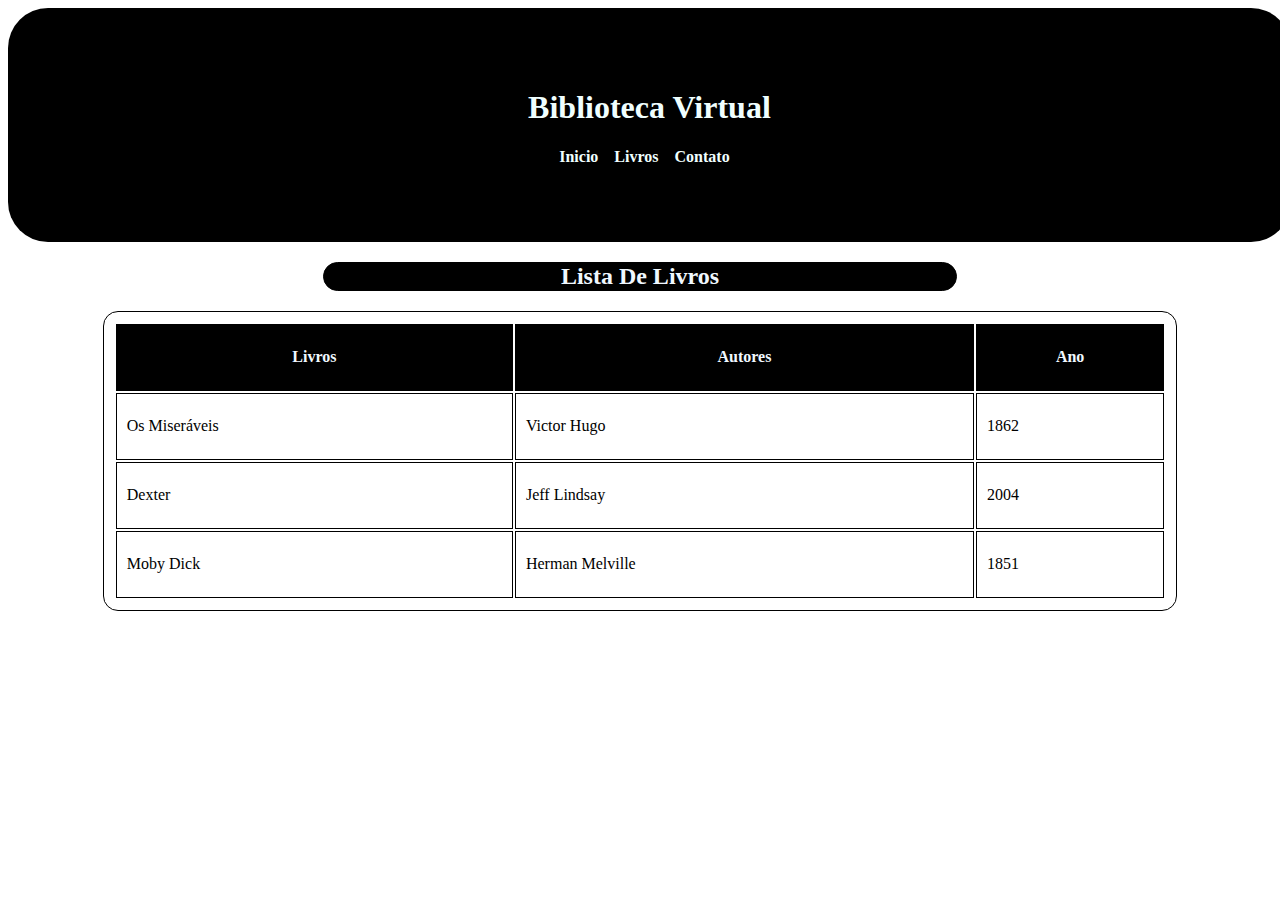
<file: index.html>
<!DOCTYPE html>
<html lang="pt-br">
<head>
    <meta charset="UTF-8">
    <meta name="viewport" content="width=device-width, initial-scale=1.0">
    <link rel="stylesheet" href="style.css">
    <title>Biblioteca</title>
</head>
<body>

   <div id="title">
   <h1>Biblioteca Virtual</h1> 

  

    <ul id="nav">
        <li>Inicio</li>
        <li>Livros</li>
        <li>Contato</li>
    </ul>

   </div>
       <h2>Lista De Livros</h2>
   <table id="Livros">
    <tr>
        <th>Livros</th>
        <th>Autores</th>
        <th>Ano</th>
    </tr>
    <tr>
        <td>Os Miseráveis</td>
        <td>Victor Hugo</td>
        <td>1862</td>
    </tr>
    <tr>
        <td>Dexter</td>
        <td>Jeff Lindsay</td>
        <td>2004</td>
    </tr>
    <tr>
        <td>Moby Dick</td>
        <td>Herman Melville</td>
        <td>1851</td>
    </tr>
   </table>
    
</body>
</html>
</file>
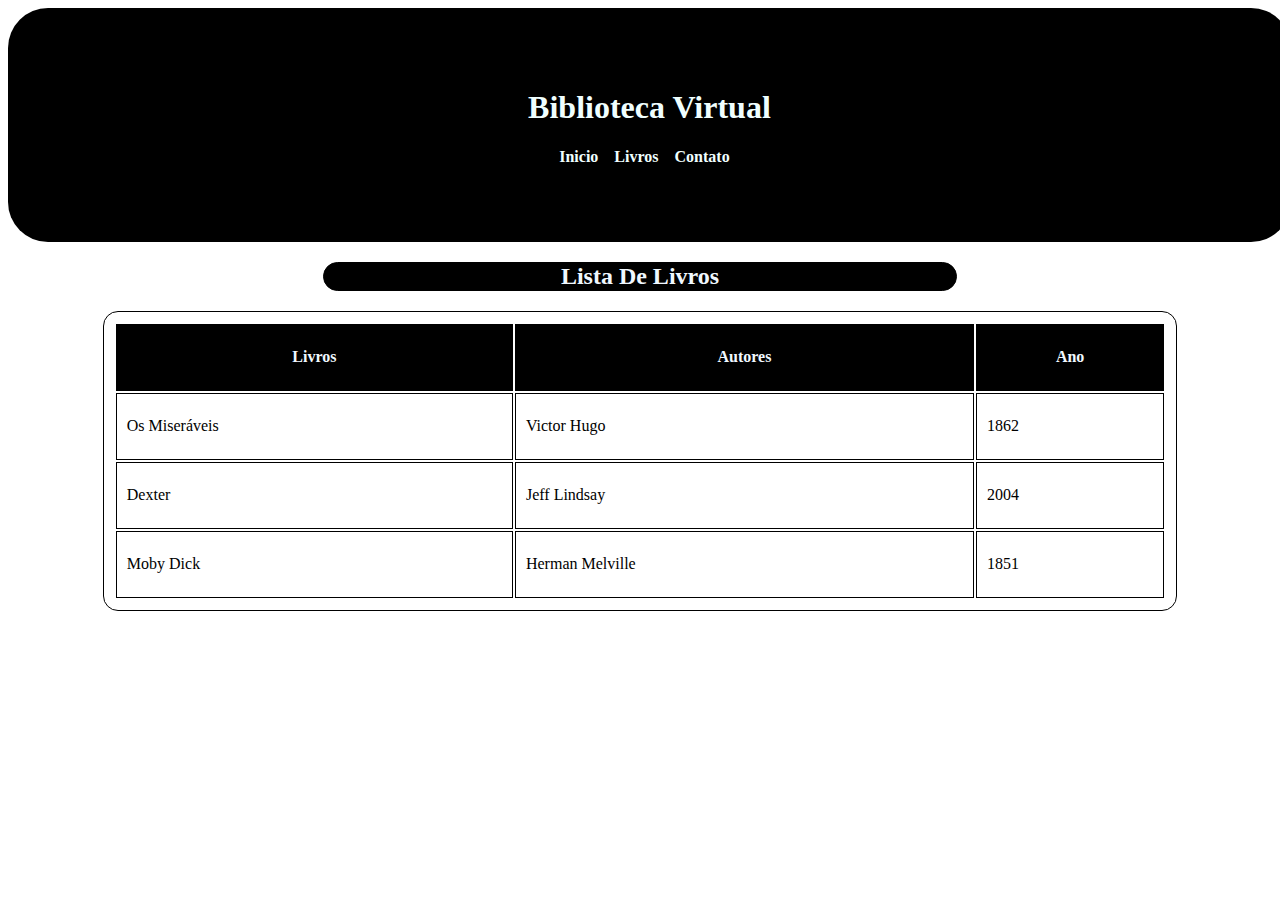
<file: biblioteca/biblioteca.html>
<!DOCTYPE html>
<html lang="pt-br">
<head>
    <meta charset="UTF-8">
    <meta name="viewport" content="width=device-width, initial-scale=1.0">
    <link rel="stylesheet" href="style.css">
    <title>Biblioteca</title>
</head>
<body>

   <div id="title">
   <h1>Biblioteca Virtual</h1> 

  

    <ul id="nav">
        <li>Inicio</li>
        <li>Livros</li>
        <li>Contato</li>
    </ul>

   </div>
       <h2>Lista De Livros</h2>
   <table id="Livros">
    <tr>
        <th>Livros</th>
        <th>Autores</th>
        <th>Ano</th>
    </tr>
    <tr>
        <td>Os Miseráveis</td>
        <td>Victor Hugo</td>
        <td>1862</td>
    </tr>
    <tr>
        <td>Dexter</td>
        <td>Jeff Lindsay</td>
        <td>2004</td>
    </tr>
    <tr>
        <td>Moby Dick</td>
        <td>Herman Melville</td>
        <td>1851</td>
    </tr>
   </table>
    
</body>
</html>
</file>
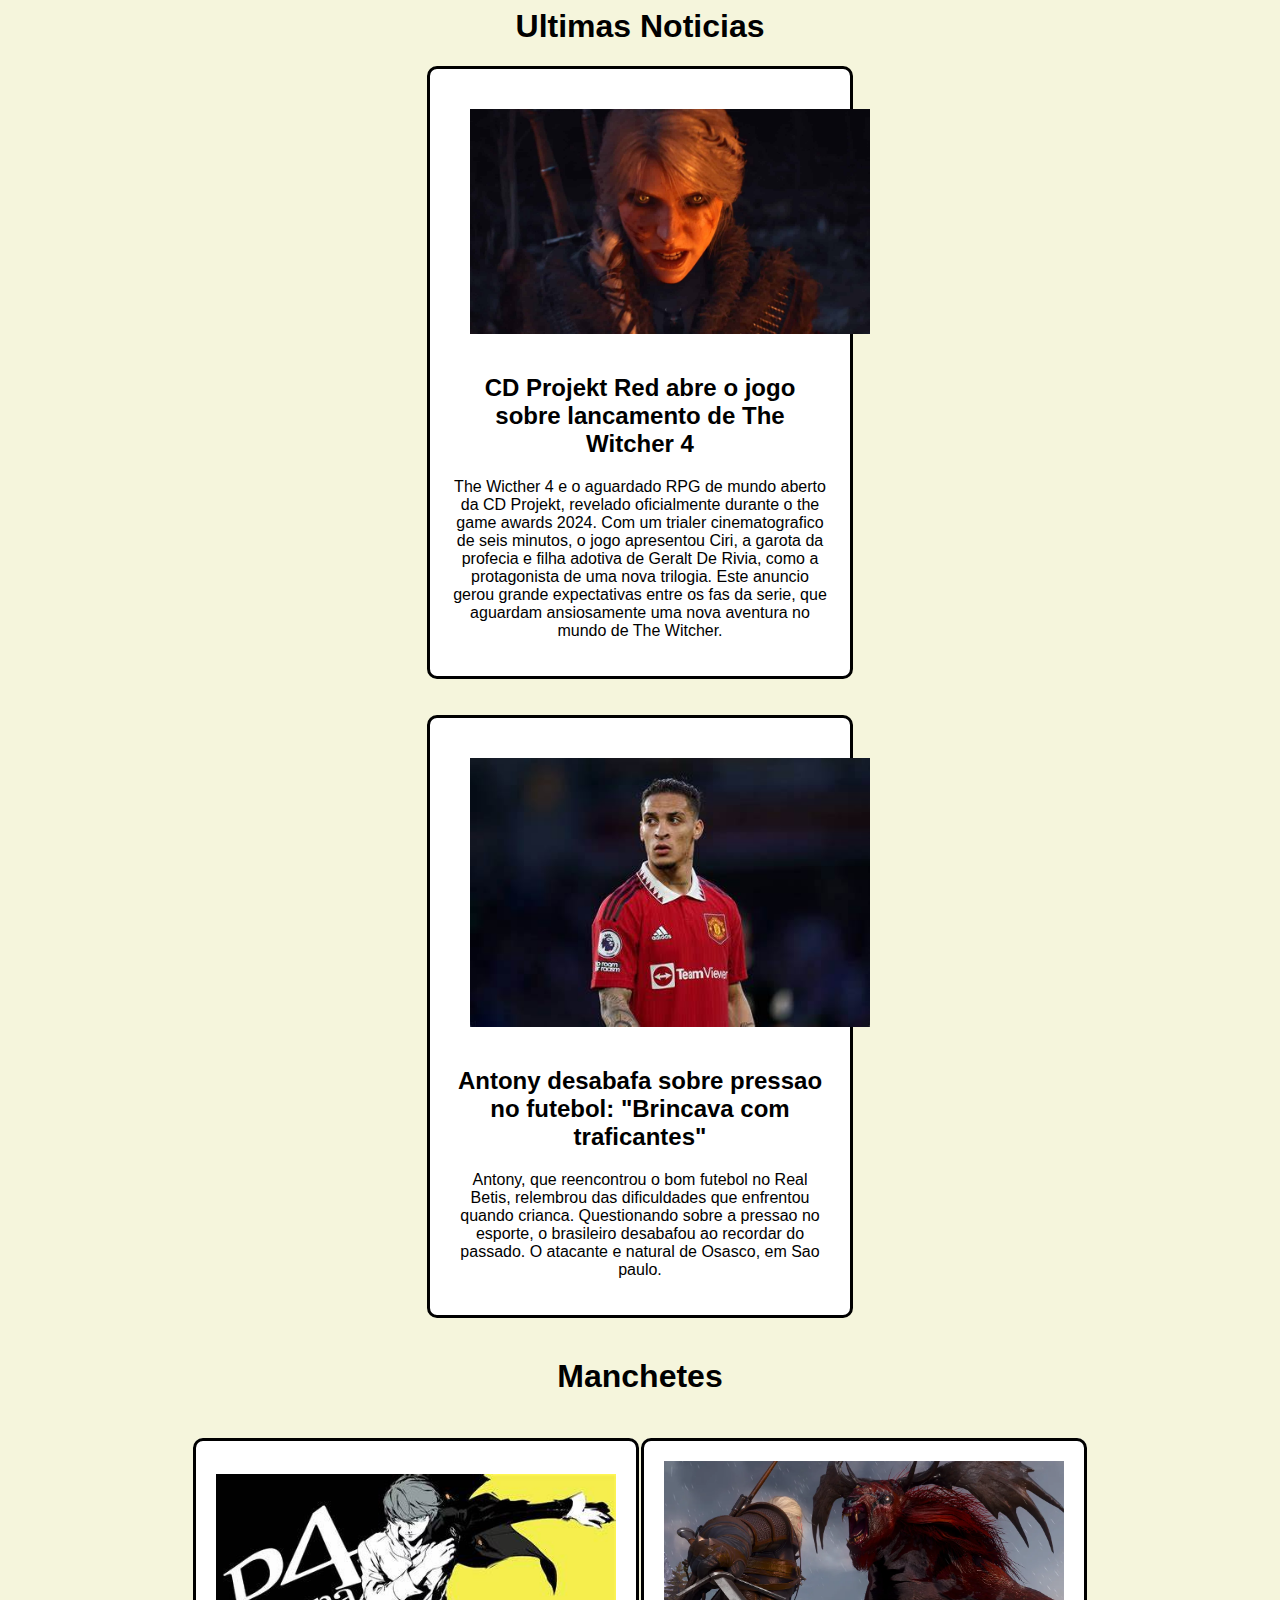
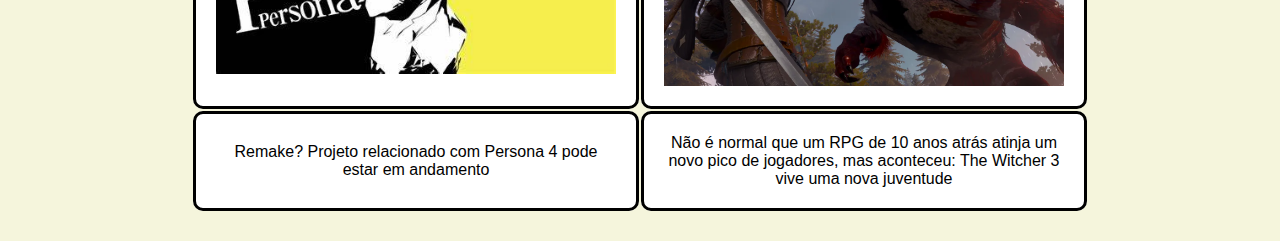
<file: yurizudo noticia/noticias.html>
<html lang="pt-br">
 <head>
    <meta charset="UTF-8">
    <meta name="viewport" content="width=device-width, initial-scale=1.0">
    <style>
        body {
            background-color: beige;
            font-family: 'Franklin Gothic Medium', 'Arial Narrow', Arial, sans-serif;

        }

        h1 {
            text-align: center;
            color: black;
        }

        #ultima img {
            margin-left: auto;
            margin-right: auto;
            width: 400px;
            padding: 20px;
        }

        #ultima {
            text-align: center;
            width: 30%;
            margin: 0  auto;
            border: 3px solid black;
            padding: 20px;
            background-color: white;
            border-radius: 10px;
        }

        #ultima2 {
            text-align: center;
            width: 30%;
            margin: 0 auto;
            border: 3px solid black;
            padding: 20px;
            background-color: white;
            border-radius: 10px;
        }

        #ultima2 img {
            margin-left: auto;
            margin-right: auto;
            width: 400px;
            padding: 20px;
        }

     #manchetes{
        margin: 0 auto;
        padding: 20px;
        width: 40%;
        padding-left: 10px;
        padding-right: 10px;

       }

       #manchetes img {
        width: 400px;
       }


     td,tr,th {
        padding: 20px;
        text-align: center;
        border: 3px solid black; 
        background-color: white;
        border-radius: 10px;
        margin: 0 auto;
     }
    </style>
    <title>Noticias</title>
 </head>
 <body>
    <h1>Ultimas Noticias</h1>

    <div id="ultima">
        <img src="the-witcher-4.jpg" alt="">
        <h2>
            CD Projekt Red abre o jogo sobre lancamento de The Witcher 4
        </h2>
        <p>
            The Wicther 4 e o aguardado RPG de mundo aberto da CD Projekt, revelado oficialmente durante o the game awards 2024.
            Com um trialer cinematografico de seis minutos, o jogo apresentou Ciri, a garota da profecia e filha adotiva
            de Geralt De Rivia, como a protagonista de uma nova trilogia.
            Este anuncio gerou grande expectativas entre os fas da serie, que aguardam ansiosamente
            uma nova aventura no mundo de The Witcher.
        </p>
    </div>
    <br>
    <br>
    <div id="ultima2">
        <img src="OIP.jpg" alt="">

        <h2>
            Antony desabafa sobre pressao no futebol: "Brincava com traficantes"
        </h2>
        <p>
            Antony, que reencontrou o bom futebol no Real Betis, relembrou das
            dificuldades que enfrentou quando crianca. Questionando sobre a 
            pressao no esporte, o brasileiro desabafou ao recordar do passado.
            O atacante e natural de Osasco, em Sao paulo.
        </p>
    </div>
    <br>
    <h1>Manchetes</h1>


    <table id="Manchetes">
    <tr>
        <th>
            <img src="OIP (1).jpg" alt="">
        </th>
        <th>
            <img src="the-witcher-3-playstation-5-next-gen-update-screenshots_vcu6.1200.webp" alt="">
        </th>
    </tr>
      
    <tr>
            <td>
                Remake? Projeto relacionado com Persona 4 pode estar em andamento
            </td>
            <td>
                Não é normal que um RPG de 10 anos atrás atinja um novo pico de jogadores,
                 mas aconteceu: The Witcher 3 vive uma nova juventude
            </td>
    </tr>
    </table>
</file>
<file: style.css>
#title {
    text-align: center;
    color: azure;
    width: 92%;
    padding: 60px;
    background-color: black;
    border-radius: 40px;

}
#nav {
    text-align: center;
    font-weight: 900;
   padding-right: 50px;
   

}

li{
    display: inline;
    padding: 6px;
   
}


#Livros {
         margin-left: auto;
         margin-right: auto;
         border-style: solid ;
        border-color: black;
        width: 85%;
         height: 300px;
        border-radius: 15px;
}

#Livros,th,td {
            padding: 10px; 
            border: 1px solid black; 
}
    





h2{
    text-align: center;
   border: 1px solid black;
   border-radius: 15px;
   width:50%;
   margin-left: auto;
   margin-right: auto;
    background-color: black;
    color: aliceblue;
}

th {
    background-color: black;
    color: aliceblue;
}
</file>
<file: biblioteca/style.css>
#title {
    text-align: center;
    color: azure;
    width: 92%;
    padding: 60px;
    background-color: black;
    border-radius: 40px;

}
#nav {
    text-align: center;
    font-weight: 900;
   padding-right: 50px;
   

}

li{
    display: inline;
    padding: 6px;
   
}


#Livros {
         margin-left: auto;
         margin-right: auto;
         border-style: solid ;
        border-color: black;
        width: 85%;
         height: 300px;
        border-radius: 15px;
}

#Livros,th,td {
            padding: 10px; 
            border: 1px solid black; 
}
    





h2{
    text-align: center;
   border: 1px solid black;
   border-radius: 15px;
   width:50%;
   margin-left: auto;
   margin-right: auto;
    background-color: black;
    color: aliceblue;
}

th {
    background-color: black;
    color: aliceblue;
}
</file>
